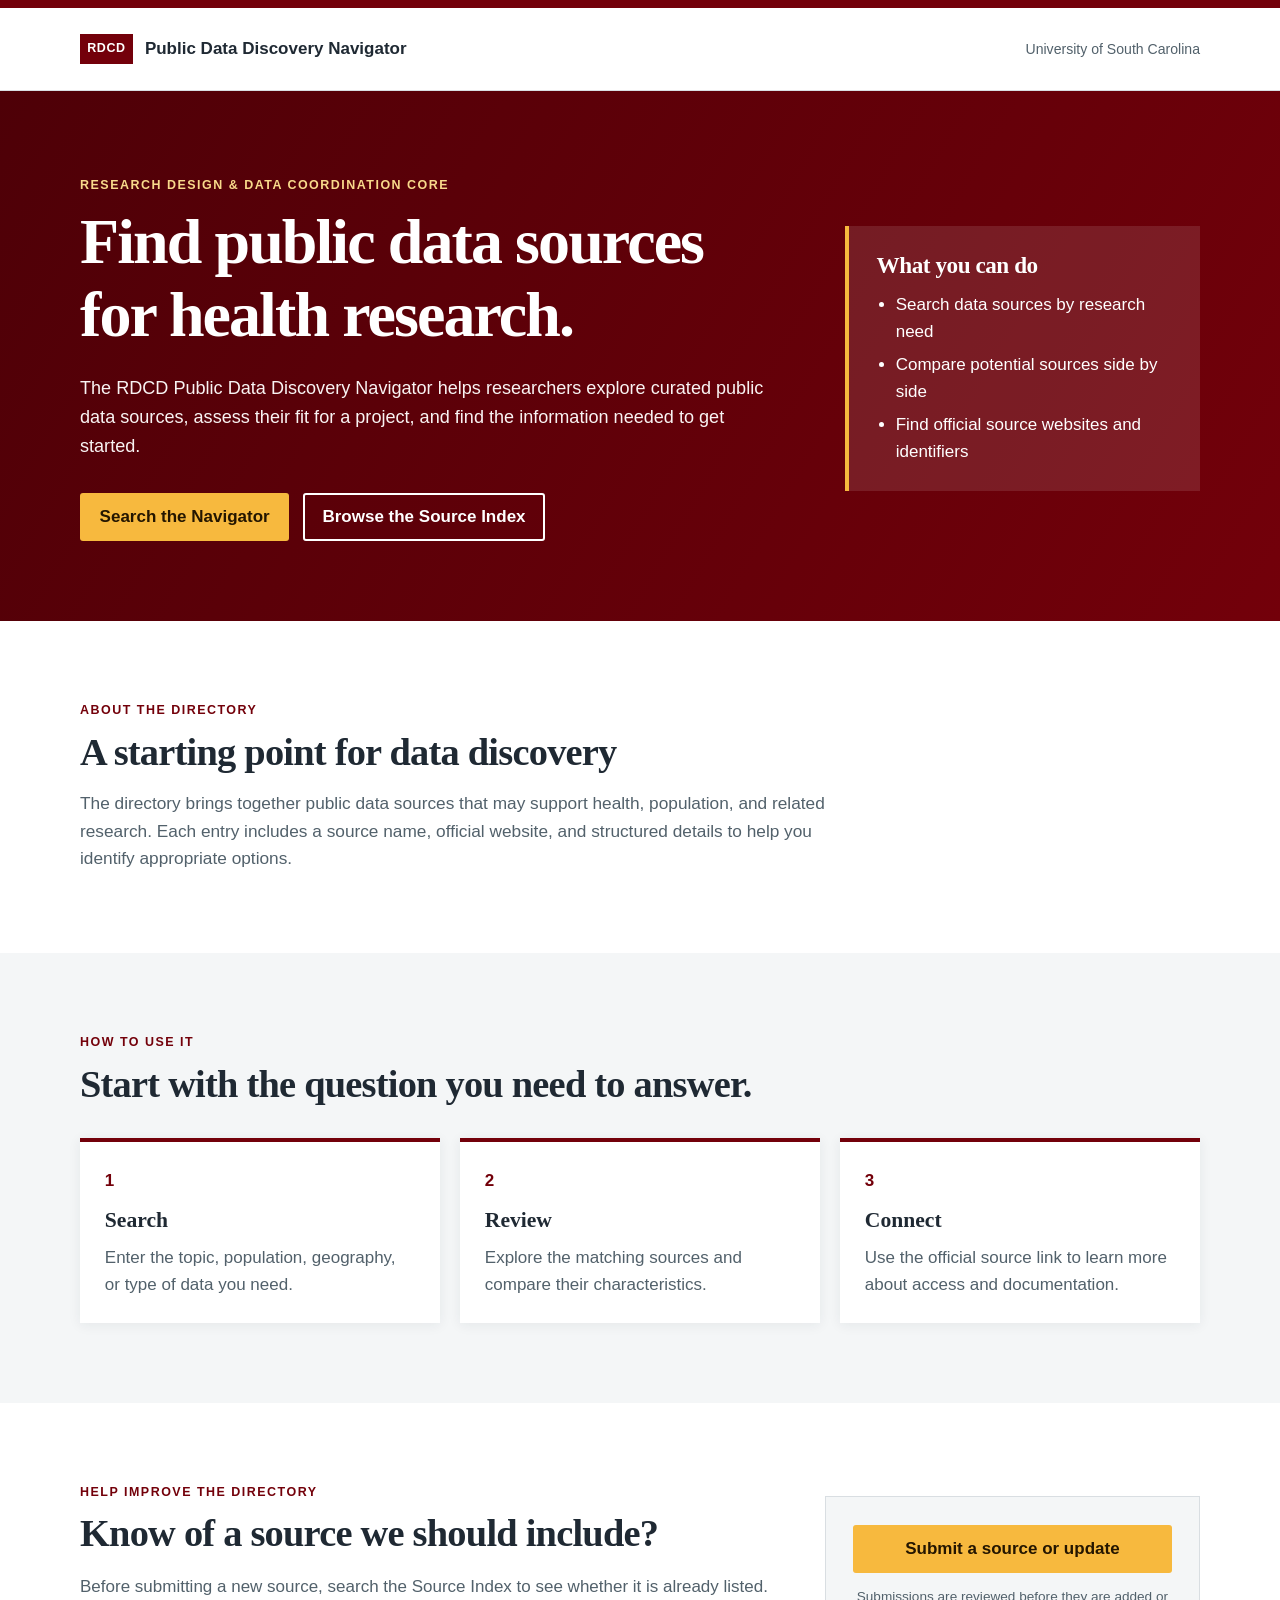
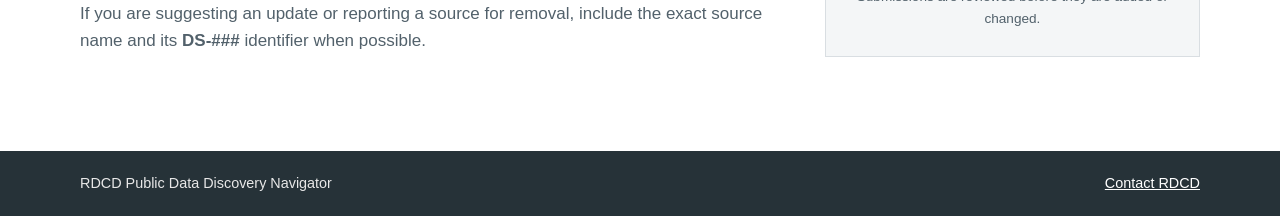
<file: docs/index.html>
<!doctype html>
<html lang="en">
  <head>
    <meta charset="utf-8">
    <meta name="viewport" content="width=device-width, initial-scale=1">
    <meta name="description" content="The RDCD Public Data Discovery Navigator helps researchers identify public data sources for health research.">
    <title>RDCD Public Data Discovery Navigator</title>
    <link rel="stylesheet" href="assets/styles.css">
    <script defer src="site-config.js"></script>
    <script defer src="assets/site.js"></script>
  </head>
  <body>
    <a class="skip-link" href="#main-content">Skip to main content</a>

    <header class="site-header">
      <div class="wrap header-inner">
        <a class="wordmark" href="./" aria-label="RDCD Public Data Discovery Navigator home">
          <span class="wordmark-mark" aria-hidden="true">RDCD</span>
          <span>Public Data Discovery Navigator</span>
        </a>
        <span class="usc-label">University of South Carolina</span>
      </div>
    </header>

    <main id="main-content">
      <section class="hero">
        <div class="wrap hero-grid">
          <div>
            <p class="eyebrow">Research Design &amp; Data Coordination Core</p>
            <h1>Find public data sources for health research.</h1>
            <p class="hero-copy">The RDCD Public Data Discovery Navigator helps researchers explore curated public data sources, assess their fit for a project, and find the information needed to get started.</p>
            <div class="hero-actions">
              <a class="button button-primary" data-config-link="navigatorUrl" href="#">Search the Navigator</a>
              <a class="button button-secondary" data-config-link="sourceIndexUrl" href="#">Browse the Source Index</a>
            </div>
          </div>
          <aside class="hero-note" aria-label="What the Navigator provides">
            <h2>What you can do</h2>
            <ul>
              <li>Search data sources by research need</li>
              <li>Compare potential sources side by side</li>
              <li>Find official source websites and identifiers</li>
            </ul>
          </aside>
        </div>
      </section>

      <section class="wrap section" aria-labelledby="about-heading">
        <div class="section-intro">
          <p class="eyebrow">About the directory</p>
          <h2 id="about-heading">A starting point for data discovery</h2>
          <p>The directory brings together public data sources that may support health, population, and related research. Each entry includes a source name, official website, and structured details to help you identify appropriate options.</p>
        </div>
      </section>

      <section class="section section-muted" aria-labelledby="use-heading">
        <div class="wrap">
          <p class="eyebrow">How to use it</p>
          <h2 id="use-heading">Start with the question you need to answer.</h2>
          <div class="steps">
            <article class="step">
              <span class="step-number">1</span>
              <h3>Search</h3>
              <p>Enter the topic, population, geography, or type of data you need.</p>
            </article>
            <article class="step">
              <span class="step-number">2</span>
              <h3>Review</h3>
              <p>Explore the matching sources and compare their characteristics.</p>
            </article>
            <article class="step">
              <span class="step-number">3</span>
              <h3>Connect</h3>
              <p>Use the official source link to learn more about access and documentation.</p>
            </article>
          </div>
        </div>
      </section>

      <section class="wrap section contribution" aria-labelledby="contribute-heading">
        <div>
          <p class="eyebrow">Help improve the directory</p>
          <h2 id="contribute-heading">Know of a source we should include?</h2>
          <p>Before submitting a new source, search the Source Index to see whether it is already listed. If you are suggesting an update or reporting a source for removal, include the exact source name and its <strong>DS-###</strong> identifier when possible.</p>
        </div>
        <div class="contribution-action">
          <a class="button button-primary" data-config-link="submissionFormUrl" href="#">Submit a source or update</a>
          <p class="fine-print">Submissions are reviewed before they are added or changed.</p>
        </div>
      </section>
    </main>

    <footer class="site-footer">
      <div class="wrap footer-inner">
        <p>RDCD Public Data Discovery Navigator</p>
        <a data-config-link="contactUrl" data-config-text="contactText" href="#">Contact RDCD</a>
      </div>
    </footer>
  </body>
</html>
</file>
<file: docs/assets/styles.css>
:root {
  --garnet: #73000a;
  --garnet-dark: #4e0007;
  --gold: #f7b93e;
  --ink: #1f2933;
  --muted: #52616b;
  --surface: #ffffff;
  --surface-muted: #f4f6f7;
  --line: #d9dee2;
  --max-width: 1120px;
}

* { box-sizing: border-box; }
html { scroll-behavior: smooth; }
body {
  margin: 0;
  color: var(--ink);
  background: var(--surface);
  font-family: "Segoe UI", Roboto, Helvetica, Arial, sans-serif;
  font-size: 17px;
  line-height: 1.6;
}
a { color: var(--garnet); }
a:focus-visible, .button:focus-visible { outline: 3px solid #1a73a8; outline-offset: 3px; }
.wrap { width: min(calc(100% - 40px), var(--max-width)); margin-inline: auto; }
.skip-link { position: absolute; left: -999px; top: 0; padding: .6rem 1rem; color: #fff; background: var(--garnet-dark); z-index: 10; }
.skip-link:focus { left: 1rem; top: 1rem; }

.site-header { border-top: 8px solid var(--garnet); background: #fff; border-bottom: 1px solid var(--line); }
.header-inner { min-height: 82px; display: flex; align-items: center; justify-content: space-between; gap: 1rem; }
.wordmark { display: flex; align-items: center; gap: .75rem; color: var(--ink); font-weight: 700; text-decoration: none; }
.wordmark-mark { display: inline-grid; place-items: center; padding: .34rem .45rem; color: #fff; background: var(--garnet); font-size: .78rem; letter-spacing: .05em; }
.usc-label { color: var(--muted); font-size: .88rem; white-space: nowrap; }

.hero { padding: 5.3rem 0 5rem; color: #fff; background: linear-gradient(120deg, var(--garnet-dark), var(--garnet)); }
.hero-grid { display: grid; grid-template-columns: minmax(0, 1.4fr) minmax(260px, .7fr); gap: 3.5rem; align-items: center; }
.eyebrow { margin: 0 0 .55rem; color: var(--garnet); font-size: .78rem; font-weight: 800; letter-spacing: .12em; text-transform: uppercase; }
.hero .eyebrow { color: #f8d98b; }
h1, h2, h3 { margin: 0; font-family: Georgia, "Times New Roman", serif; line-height: 1.15; }
h1 { max-width: 750px; font-size: clamp(2.45rem, 5vw, 4.5rem); letter-spacing: -.03em; }
h2 { font-size: clamp(1.8rem, 3vw, 2.65rem); letter-spacing: -.02em; }
h3 { font-size: 1.35rem; }
.hero-copy { max-width: 690px; margin: 1.4rem 0 2rem; color: #f9f3f3; font-size: 1.13rem; }
.hero-actions { display: flex; flex-wrap: wrap; gap: .85rem; }
.button { display: inline-block; padding: .72rem 1.1rem; border: 2px solid transparent; border-radius: 3px; font-weight: 700; line-height: 1.25; text-align: center; text-decoration: none; transition: background .15s, color .15s, border .15s; }
.button-primary { color: #241600; background: var(--gold); }
.button-primary:hover { background: #ffd368; }
.button-secondary { color: #fff; border-color: #fff; }
.button-secondary:hover { color: var(--garnet-dark); background: #fff; }
.button.is-unset { cursor: not-allowed; opacity: .55; }
.hero-note { padding: 1.6rem 1.7rem; border-left: 4px solid var(--gold); background: rgba(255,255,255,.11); }
.hero-note h2 { font-size: 1.45rem; }
.hero-note ul { margin: .8rem 0 0; padding-left: 1.2rem; }
.hero-note li + li { margin-top: .35rem; }

.section { padding: 5rem 0; }
.section-intro { max-width: 770px; }
.section-intro p:last-child { margin: 1rem 0 0; color: var(--muted); font-size: 1.08rem; }
.section-muted { background: var(--surface-muted); }
.steps { display: grid; grid-template-columns: repeat(3, 1fr); gap: 1.25rem; margin-top: 2rem; }
.step { padding: 1.55rem; border-top: 4px solid var(--garnet); background: #fff; box-shadow: 0 2px 12px rgba(31,41,51,.07); }
.step-number { display: inline-block; margin-bottom: .85rem; color: var(--garnet); font-weight: 800; }
.step p { margin: .7rem 0 0; color: var(--muted); }
.contribution { display: grid; grid-template-columns: minmax(0, 1.3fr) minmax(250px, .7fr); gap: 3rem; align-items: center; }
.contribution p:not(.eyebrow) { color: var(--muted); }
.contribution-action { padding: 1.7rem; border: 1px solid var(--line); background: var(--surface-muted); text-align: center; }
.contribution-action .button { width: 100%; }
.fine-print { margin: .8rem 0 0; font-size: .85rem; }
.site-footer { padding: 1.3rem 0; color: #e8e8e8; background: #263238; font-size: .9rem; }
.footer-inner { display: flex; justify-content: space-between; align-items: center; gap: 1rem; }
.footer-inner p { margin: 0; }
.footer-inner a { color: #fff; }

@media (max-width: 700px) {
  .header-inner, .footer-inner { align-items: flex-start; flex-direction: column; justify-content: center; padding-block: 1rem; }
  .usc-label { white-space: normal; }
  .hero { padding: 3.8rem 0; }
  .hero-grid, .contribution, .steps { grid-template-columns: 1fr; }
  .hero-grid { gap: 2rem; }
  .section { padding: 3.6rem 0; }
}
</file>
